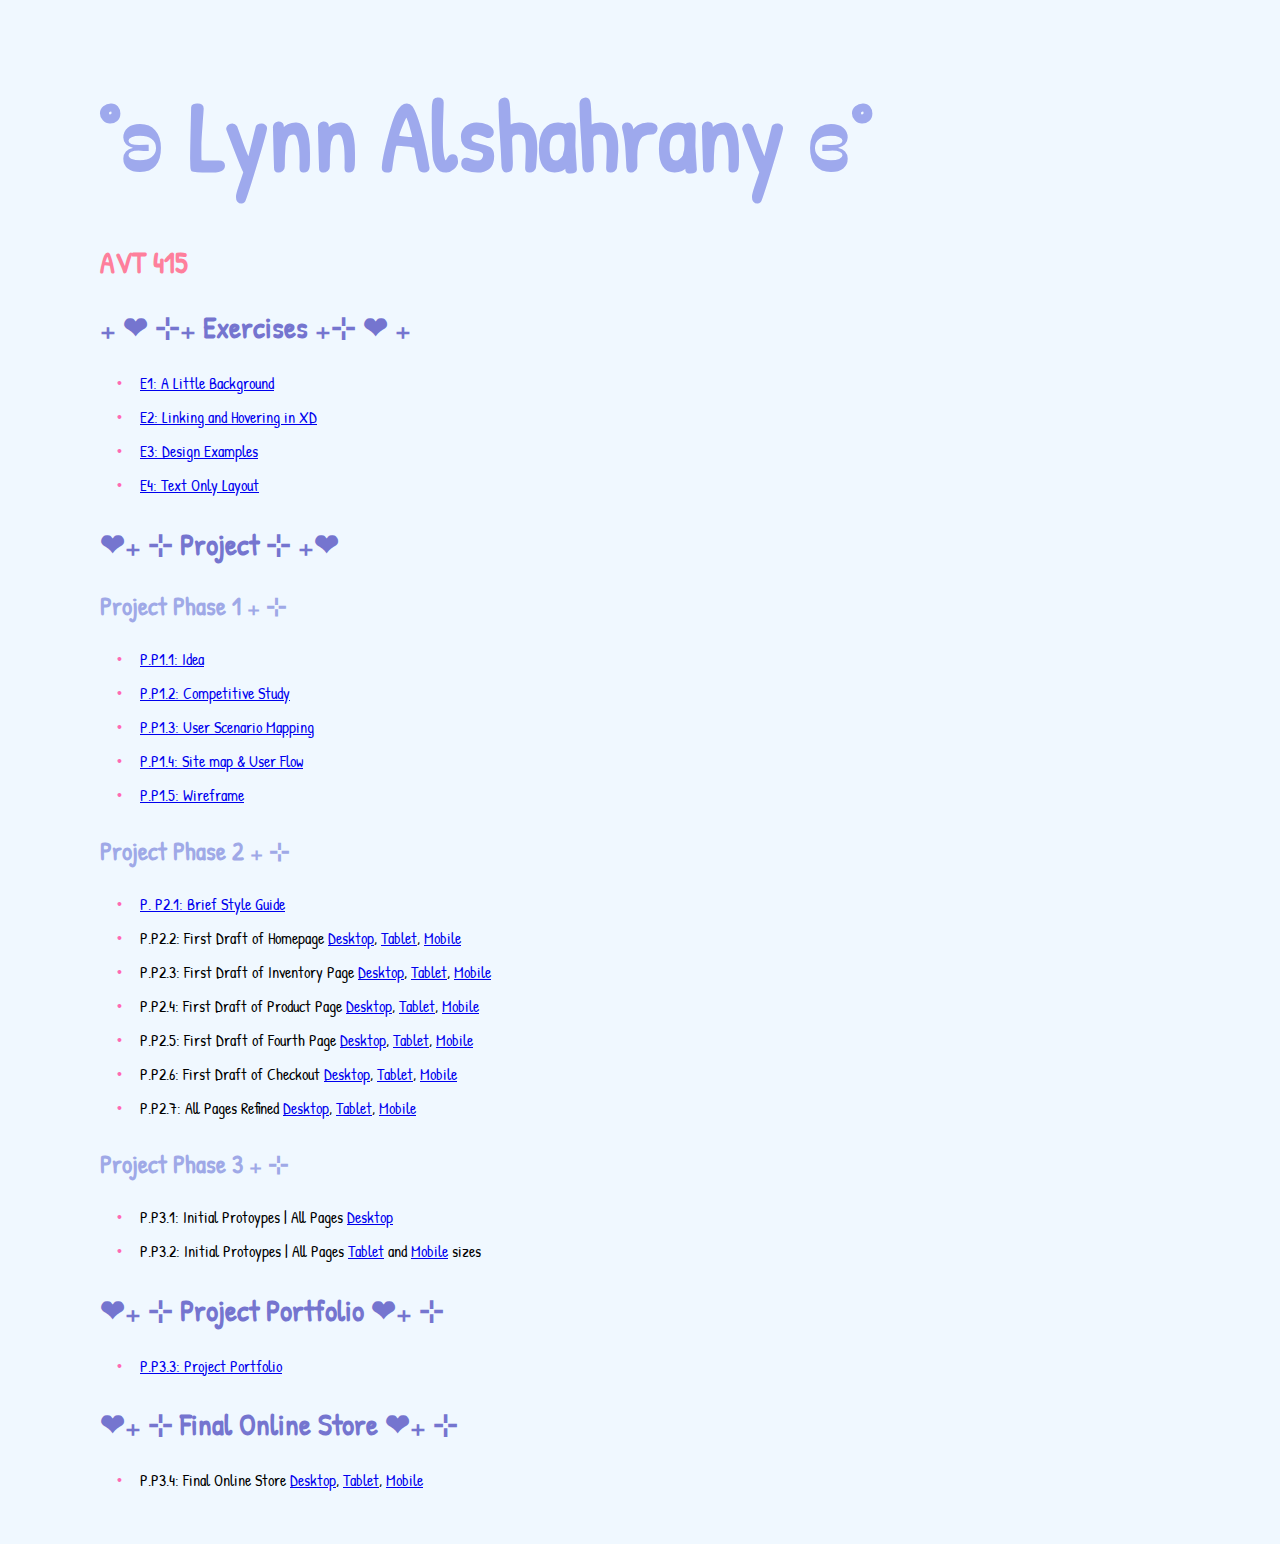
<file: index.html>
<!DOCTYPE html>
<html>
  <head>
    <meta charset="UTF-8">
    <title>˚ʚ♡ɞ˚Lynn Alshahrany's Coursework˚ʚ♡ɞ˚</title>
    <link rel="stylesheet" href="CSS/main.css">
    <style> @import url('https://fonts.googleapis.com/css2?family=Patrick+Hand&display=swap');</style>
  </head>
  <body>
    <h1>˚ʚ Lynn Alshahrany ɞ˚</h1>
    <h4>AVT 415</h4>
    <div class="column">
      <h2>₊ ❤︎ ⊹₊  Exercises ₊⊹ ❤︎ ₊</h2>
        <ul>
        <li><a href="https://xd.adobe.com/view/468c7e6d-1a99-4932-9b06-8b5b61f7ded1-13df/">E1: A Little Background</a></li>
        <li><a href="https://xd.adobe.com/view/67663361-a9a6-4d99-a499-e48057560995-3235/">E2: Linking and Hovering in XD</a></li>
        <li><a href="https://xd.adobe.com/view/bc52d9db-c896-4ac8-9441-dcddbe7e99cb-e901/">E3: Design Examples</a></li>
        <li><a href="E4/index.html">E4: Text Only Layout</a></li>
        </ul>
    </div>
    <div class="column">
      <h2>❤︎₊ ⊹ Project ⊹ ₊❤︎</h2>
      <h3>Project Phase 1 ₊ ⊹</h3>
        <ul>
        <li><a href="P1/index.html">P.P1.1: Idea</a></li>
        <li><a href="https://xd.adobe.com/view/3cd275d1-be1c-4667-b118-81075a6ab24d-6981/">P.P1.2: Competitive Study</a></li>
        <li><a href="P13/index.html">P.P1.3: User Scenario Mapping</a></li>
        <li><a href="https://xd.adobe.com/view/fe0960f9-38e1-4307-ade7-aa07ac62b0b8-ab5a/">P.P1.4: Site map & User Flow</a></li>
        <li><a href="https://xd.adobe.com/view/a3deb881-e57d-47a3-90a4-4ce166ce3664-f68d/">P.P1.5: Wireframe</a></li>
        </ul>
      <h3>Project Phase 2 ₊ ⊹ </h3>
        <ul>
        <li><a href="#">P. P2.1: Brief Style Guide</a></li>
        <li>P.P2.2: First Draft of Homepage <a href="https://xd.adobe.com/view/a08c52aa-c552-4749-bbc6-c8370acf029d-f5df/">Desktop</a>, <a href="https://xd.adobe.com/view/45979ea8-1e21-4388-ba25-a2e9b127e77a-10c4/"> Tablet</a>, <a href="https://xd.adobe.com/view/4cd7ca68-49a6-4a1c-86da-b35155382ad4-1984/"> Mobile</a></li>
        <li>P.P2.3: First Draft of Inventory Page <a href="https://xd.adobe.com/view/9acf1ce4-af10-4979-8ef0-e681aeccc737-cf9c/">Desktop</a>, <a href="https://xd.adobe.com/view/d8e4da73-9755-47de-ab1d-cb84e6bfe4aa-8db7/"> Tablet</a>, <a href="https://xd.adobe.com/view/d550608e-1e92-4b92-8df0-6c802b0f3bd8-8003/"> Mobile</a></li>
        <li>P.P2.4: First Draft of Product Page <a href="https://xd.adobe.com/view/5f56e4ef-dd04-4d77-bb20-c41bb69b1f37-0a05/">Desktop</a>, <a href="https://xd.adobe.com/view/bce73c5f-9c05-45b4-afd0-edd49e3533de-e9b4/"> Tablet</a>, <a href="https://xd.adobe.com/view/910722ad-83d5-4945-8e6d-bc19f202a870-c454/"> Mobile</a></li>
        <li>P.P2.5: First Draft of Fourth Page <a href="https://xd.adobe.com/view/329d7191-ca99-4764-810f-3678f7e23636-67ce/">Desktop</a>, <a href="https://xd.adobe.com/view/c428c8a3-7c57-4f51-86d2-a69f48922123-917b/"> Tablet</a>, <a href="https://xd.adobe.com/view/5c25828c-b88c-4bf1-9899-7b003d850d6b-0976/"> Mobile</a></li>
        <li>P.P2.6: First Draft of Checkout <a href="https://xd.adobe.com/view/18d112ba-6575-4db9-8914-6d1807418a04-4d82/">Desktop</a>, <a href="https://xd.adobe.com/view/a217325a-95c5-4324-9b5b-6b48acfe3f5b-f744/"> Tablet</a>, <a href="https://xd.adobe.com/view/7162186f-3a0a-4428-b84e-59e687921d9b-2431/"> Mobile</a></li>
        <li>P.P2.7: All Pages Refined <a href="https://xd.adobe.com/view/b67305be-9bdd-4458-9e33-4edb077126d2-e320/">Desktop</a>, <a href="https://xd.adobe.com/view/0de81825-6e9d-4b53-a8e3-cb34c8253a4c-58bb/"> Tablet</a>, <a href="https://xd.adobe.com/view/372fca06-f10f-4cae-85cd-5002ea3b371a-627c/"> Mobile</a></li>
        </ul>
      <h3>Project Phase 3 ₊ ⊹</h3>
        <ul>
        <li>P.P3.1: Initial Protoypes | All Pages <a href="https://xd.adobe.com/view/9559e564-2b54-40bd-871d-e91ccc0e6474-c00a/">Desktop</a></li>
        <li>P.P3.2: Initial Protoypes | All Pages <a href="https://xd.adobe.com/view/0ddd6caf-3766-4a13-8c74-3b21f531457e-588e/">Tablet</a> and <a href="https://xd.adobe.com/view/d9070c5e-77de-4281-bc56-9c43245045fb-8c54/">Mobile</a> sizes</li>
        </ul>
      <h2>❤︎₊ ⊹ Project Portfolio ❤︎₊ ⊹ </h2>
        <ul>
        <li><a href="https://xd.adobe.com/view/75c1d549-fd2f-41df-b993-8107edb811f1-2092/?fullscreen">P.P3.3: Project Portfolio</a></li>
        </ul>
      <h2>❤︎₊ ⊹ Final Online Store ❤︎₊ ⊹ </h2>
        <ul>
        <li>P.P3.4: Final Online Store <a href="https://xd.adobe.com/view/5640bc64-45fe-4af9-b1f2-67d325210dc6-0313/?fullscreen">Desktop</a>, <a href="https://xd.adobe.com/view/71e6126a-4d12-42f8-aaff-d306577286df-24b5/?fullscreen"> Tablet</a>, <a href="https://xd.adobe.com/view/2cd381d8-987b-4850-8902-8c0d36e474cf-7980/?fullscreen"> Mobile</a></li>
        </ul>
    </body>
</html>
</file>
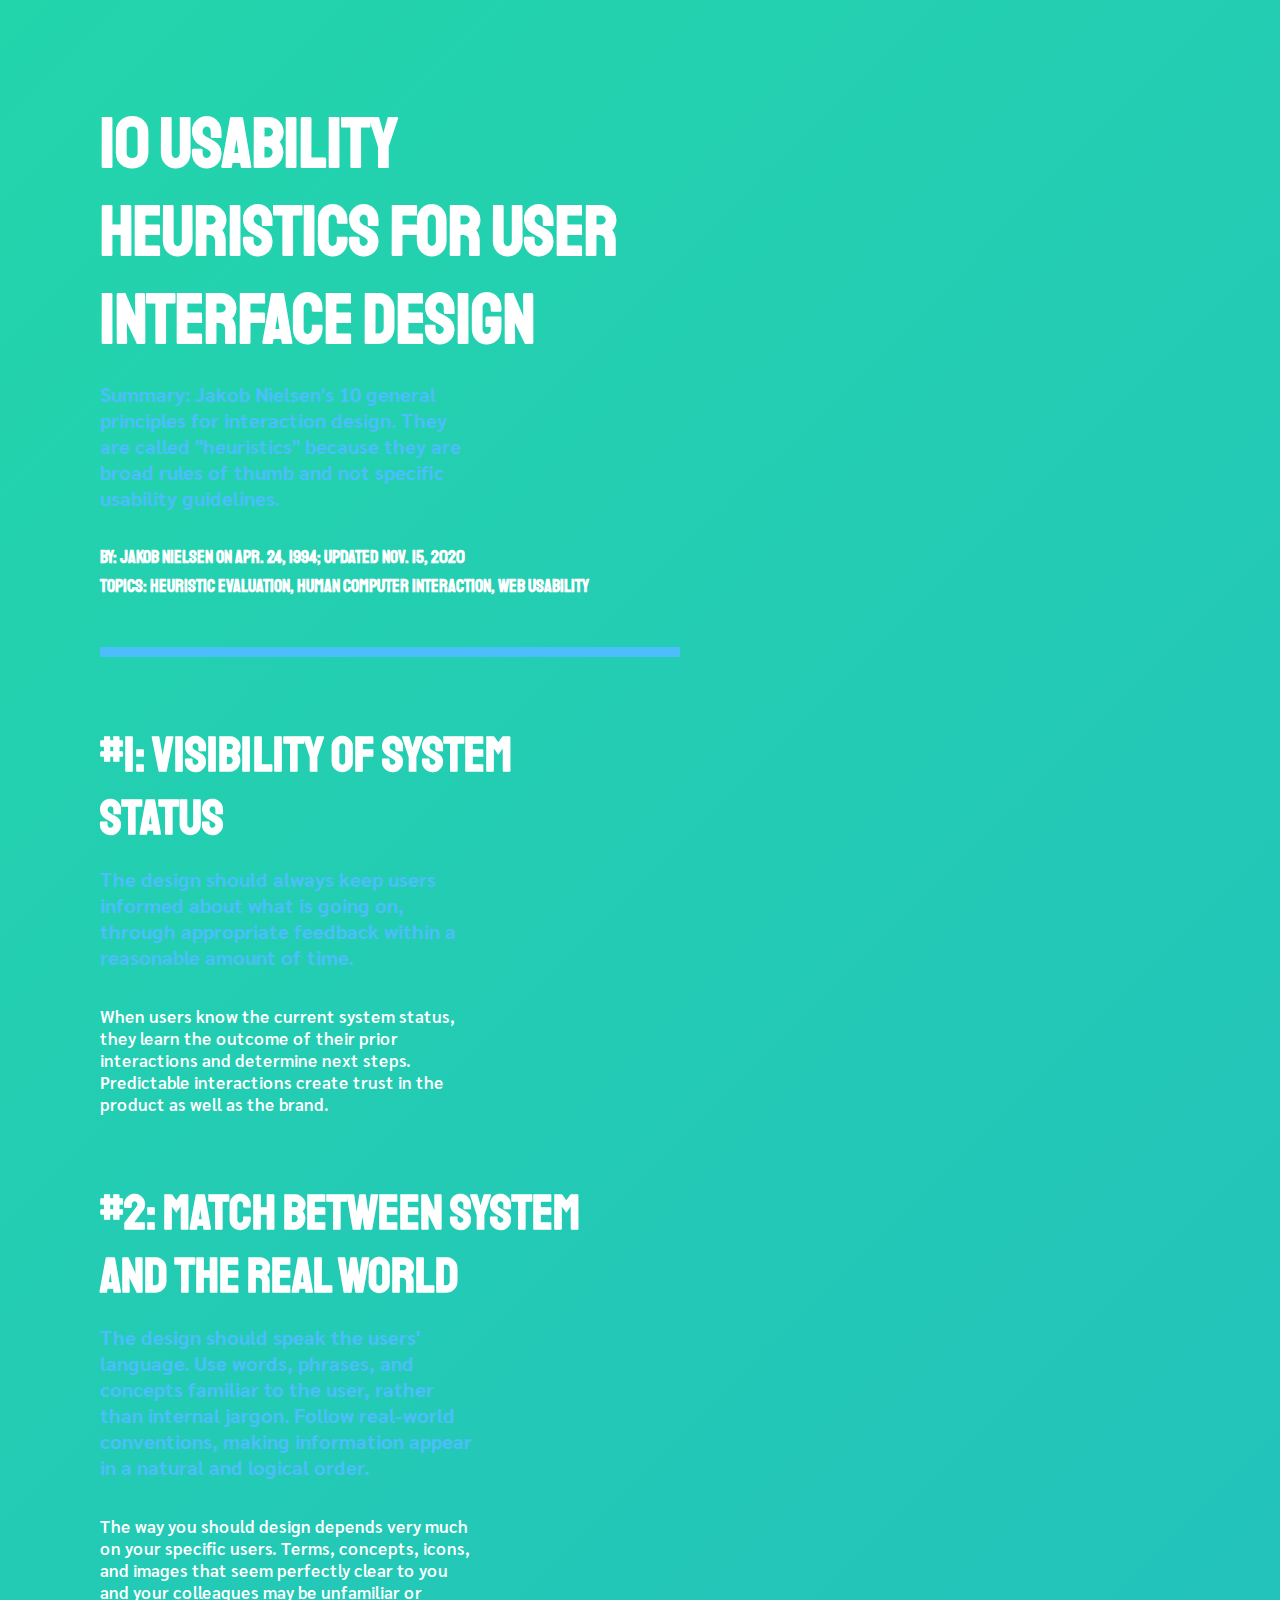
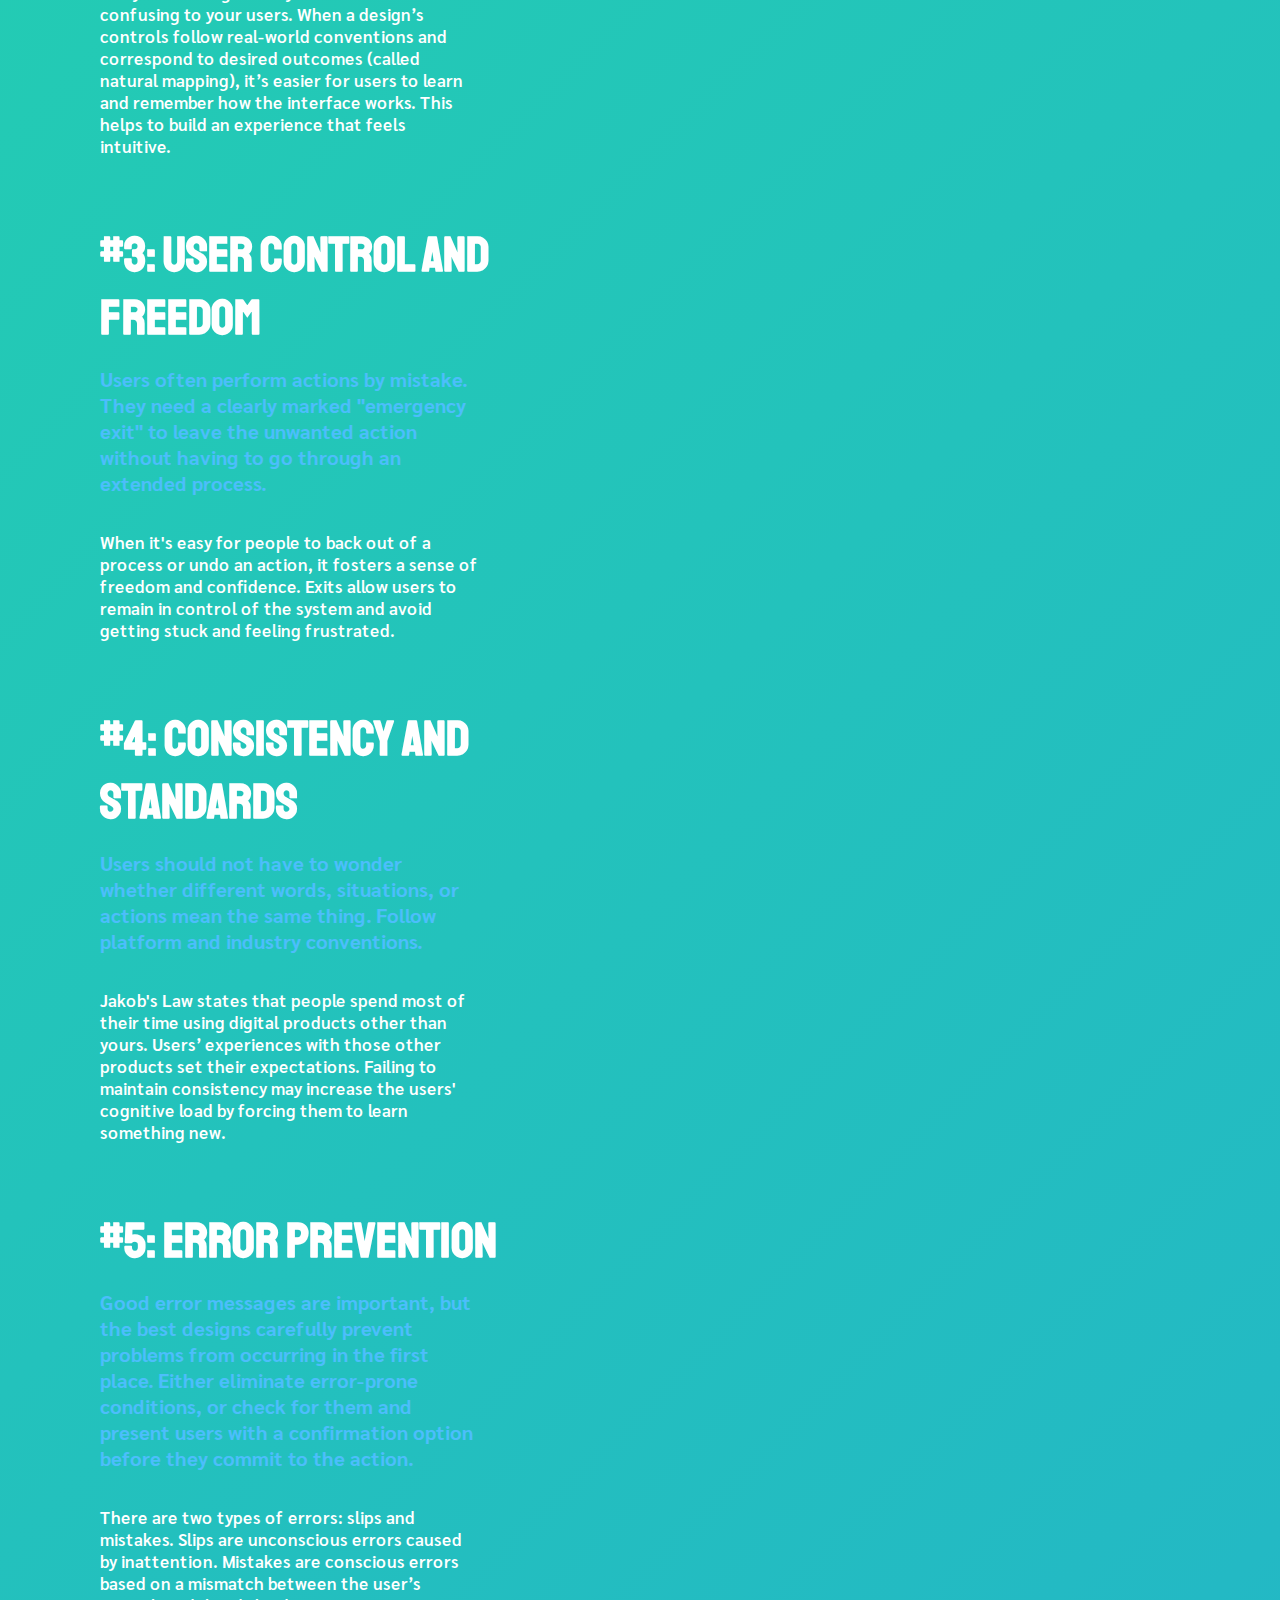
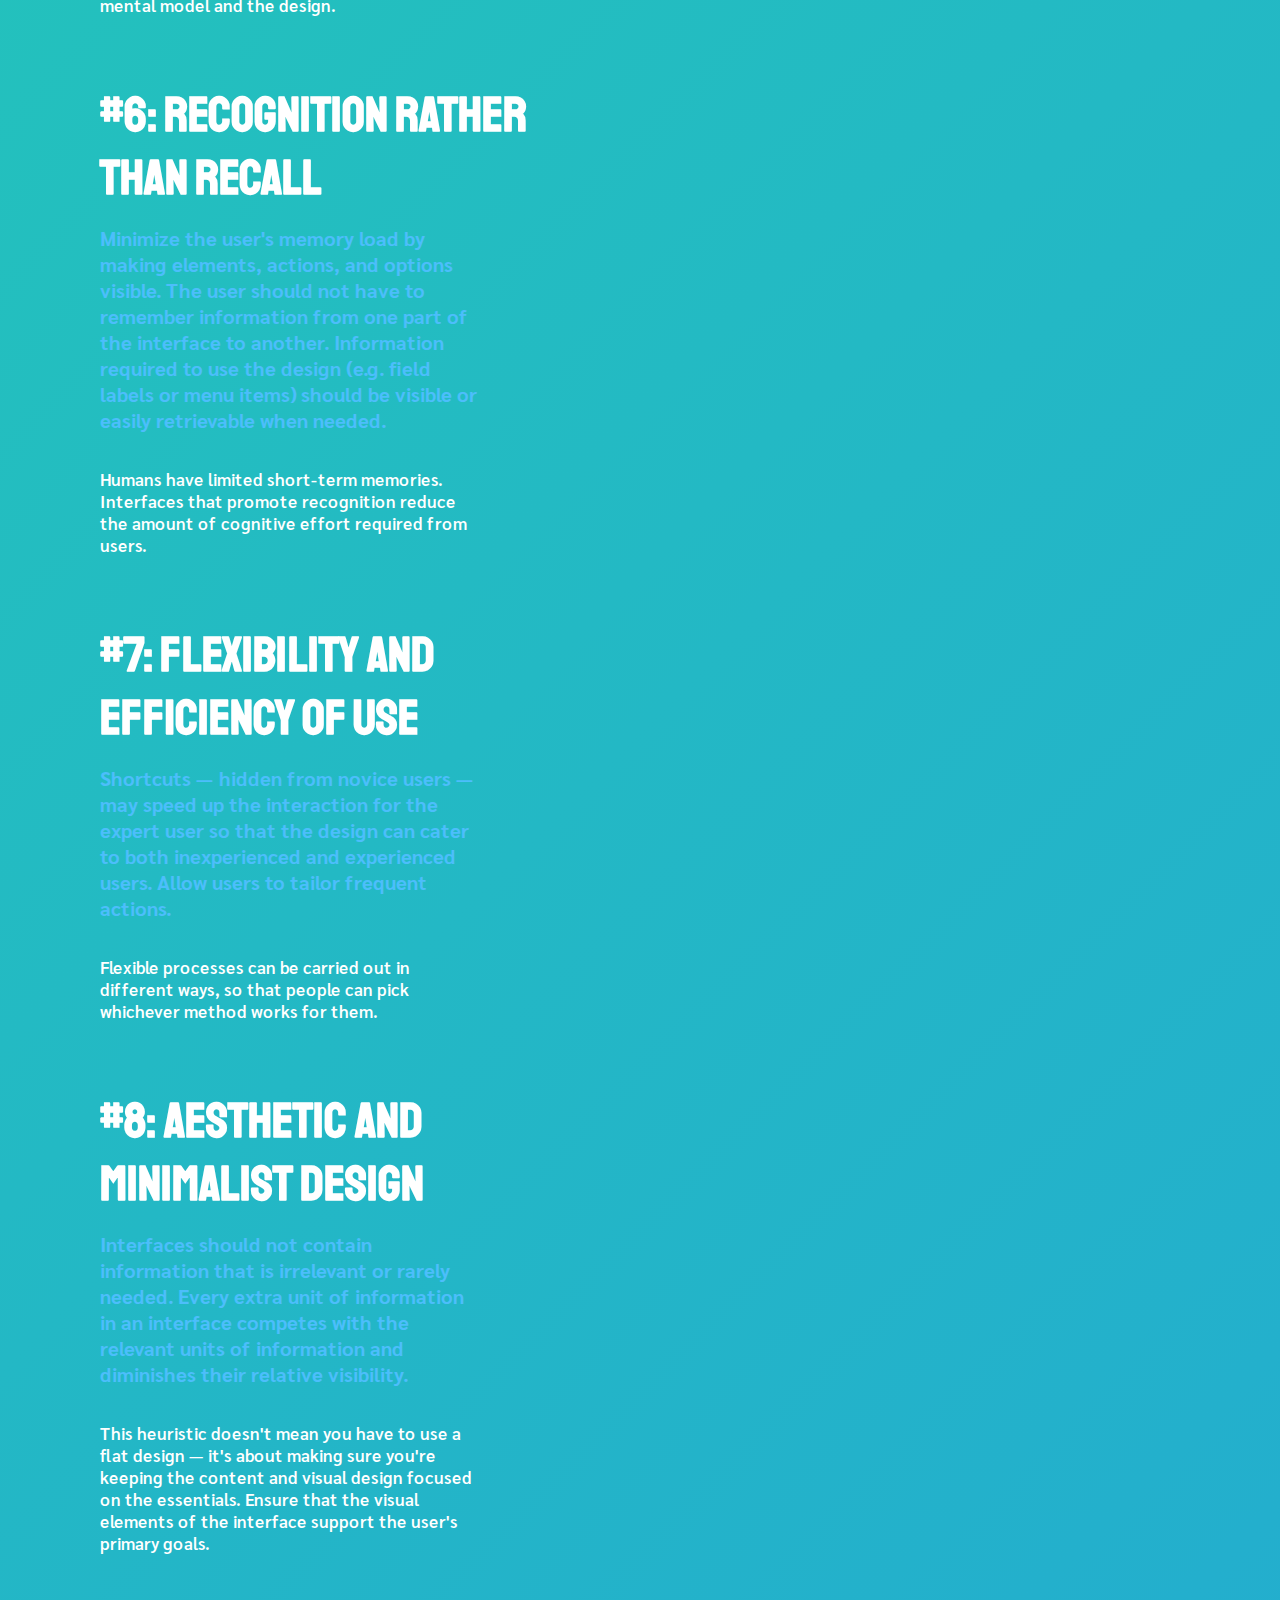
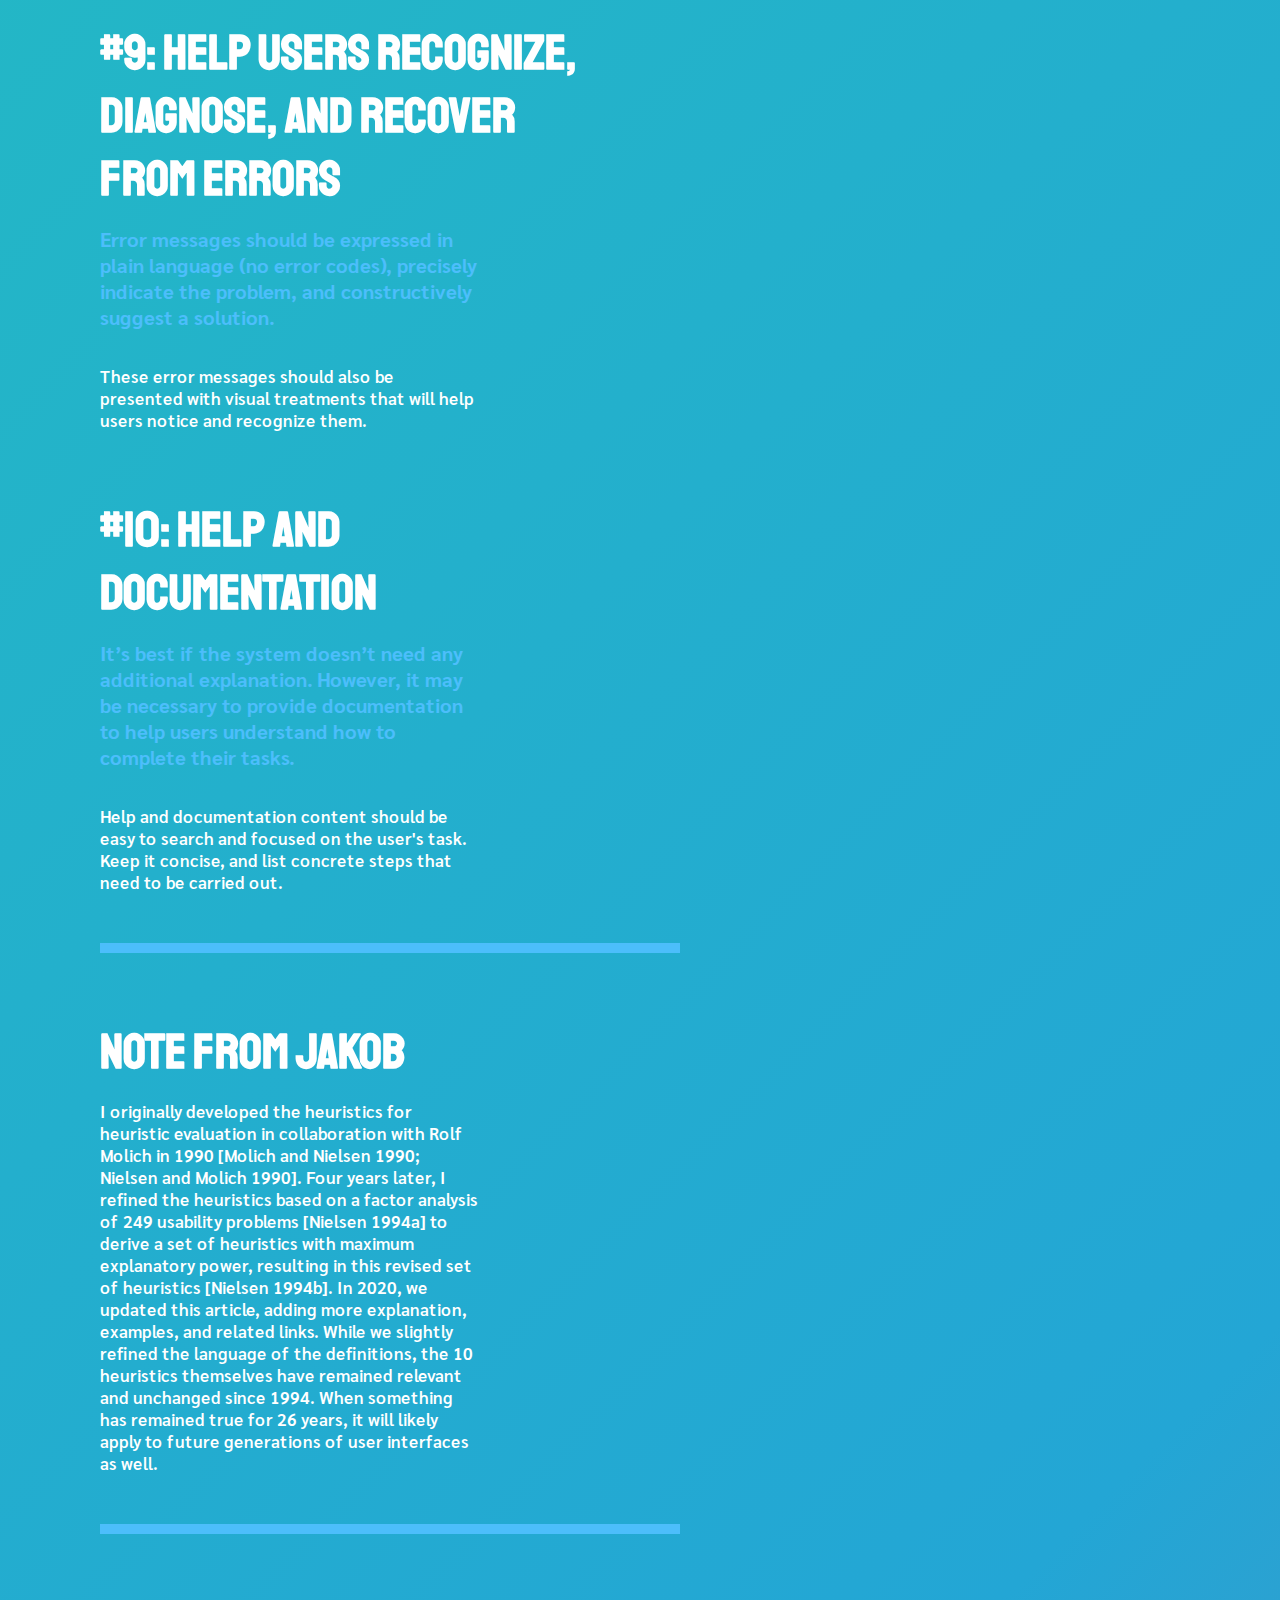
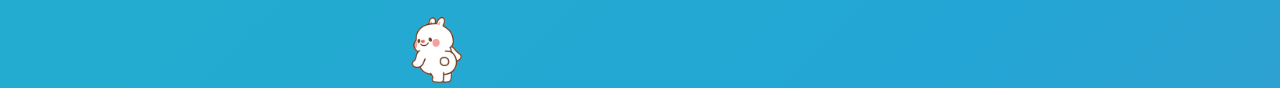
<file: E4/index.html>
<!DOCTYPE html>
<html>
  <head>
    <meta charset="UTF-8">
    <meta name="viewport" content="width=device-width, initial-scale=1.0">
    <title>˚ʚ♡ɞ˚10 Usability Heuristics for User Interface Design˚ʚ♡ɞ˚</title>
    <link rel="stylesheet" href="e4.css">
    <style>@import url('https://fonts.googleapis.com/css2?family=Sarabun:wght@400;500;600&display=swap&family=Staatliches&display=swap');</style>
  </head>
  <body>
    <h1>10 USABILITY HEURISTICS FOR USER INTERFACE DESIGN</h1>
    <h2>Summary: Jakob Nielsen's 10 general principles for interaction design. They are called "heuristics" because they are broad rules of thumb and not specific usability guidelines.</h2>
    <h3>By: Jakob Nielsen on Apr. 24, 1994; Updated Nov. 15, 2020</h3>
    <h6>Topics: Heuristic Evaluation,  Human Computer Interaction,  Web Usability</h6>
    <hr></hr>
    <h4>#1: Visibility of system status</h4>
    <h2>The design should always keep users informed about what is going on, through appropriate feedback within a reasonable amount of time.</h2>
    <p>When users know the current system status, they learn the outcome of their prior interactions and determine next steps. Predictable interactions create trust in the product as well as the brand.</p>
    <h4>#2: Match between system and the real world</h4>
    <h2>The design should speak the users' language. Use words, phrases, and concepts familiar to the user, rather than internal jargon. Follow real-world conventions, making information appear in a natural and logical order.</h2>
    <p>The way you should design depends very much on your specific users. Terms, concepts, icons, and images that seem perfectly clear to you and your colleagues may be unfamiliar or confusing to your users. When a design’s controls follow real-world conventions and correspond to desired outcomes (called natural mapping), it’s easier for users to learn and remember how the interface works. This helps to build an experience that feels intuitive.</p>
    <h4>#3: User control and freedom</h4>
    <h2>Users often perform actions by mistake. They need a clearly marked "emergency exit" to leave the unwanted action without having to go through an extended process.</h2>
    <p>When it's easy for people to back out of a process or undo an action, it fosters a sense of freedom and confidence. Exits allow users to remain in control of the system and avoid getting stuck and feeling frustrated.</p>
    <h4>#4: Consistency and standards</h4>
    <h2>Users should not have to wonder whether different words, situations, or actions mean the same thing. Follow platform and industry conventions.</h2>
    <p>Jakob's Law states that people spend most of their time using digital products other than yours. Users’ experiences with those other products set their expectations. Failing to maintain consistency may increase the users' cognitive load by forcing them to learn something new.</p>
    <h4>#5: Error prevention</h4>
    <h2>Good error messages are important, but the best designs carefully prevent problems from occurring in the first place. Either eliminate error-prone conditions, or check for them and present users with a confirmation option before they commit to the action.</h2>
    <p>There are two types of errors: slips and mistakes. Slips are unconscious errors caused by inattention. Mistakes are conscious errors based on a mismatch between the user’s mental model and the design.</p>
    <h4>#6: Recognition rather than recall</h4>
    <h2>Minimize the user's memory load by making elements, actions, and options visible. The user should not have to remember information from one part of the interface to another. Information required to use the design (e.g. field labels or menu items) should be visible or easily retrievable when needed.</h2>
    <p>Humans have limited short-term memories. Interfaces that promote recognition reduce the amount of cognitive effort required from users.</p>
    <h4>#7: Flexibility and efficiency of use</h4>
    <h2>Shortcuts — hidden from novice users — may speed up the interaction for the expert user so that the design can cater to both inexperienced and experienced users. Allow users to tailor frequent actions.</h2>
    <p>Flexible processes can be carried out in different ways, so that people can pick whichever method works for them.</p>
    <h4>#8: Aesthetic and minimalist design</h4>
    <h2>Interfaces should not contain information that is irrelevant or rarely needed. Every extra unit of information in an interface competes with the relevant units of information and diminishes their relative visibility.</h2>
    <p>This heuristic doesn't mean you have to use a flat design — it's about making sure you're keeping the content and visual design focused on the essentials. Ensure that the visual elements of the interface support the user's primary goals.</p>
    <h4>#9: Help users recognize, diagnose, and recover from errors</h4>
    <h2>Error messages should be expressed in plain language (no error codes), precisely indicate the problem, and constructively suggest a solution.</h2>
    <p>These error messages should also be presented with visual treatments that will help users notice and recognize them.</p>
    <h4>#10: Help and documentation</h4>
    <h2>It’s best if the system doesn’t need any additional explanation. However, it may be necessary to provide documentation to help users understand how to complete their tasks.</h2>
    <p>Help and documentation content should be easy to search and focused on the user's task. Keep it concise, and list concrete steps that need to be carried out.</p>
    <hr>
    <h4>Note From Jakob</h4>
    <p>I originally developed the heuristics for heuristic evaluation in collaboration with Rolf Molich in 1990 [Molich and Nielsen 1990; Nielsen and Molich 1990]. Four years later, I refined the heuristics based on a factor analysis of 249 usability problems [Nielsen 1994a] to derive a set of heuristics with maximum explanatory power, resulting in this revised set of heuristics [Nielsen 1994b]. In 2020, we updated this article, adding more explanation, examples, and related links. While we slightly refined the language of the definitions, the 10 heuristics themselves have remained relevant and unchanged since 1994. When something has remained true for 26 years, it will likely apply to future generations of user interfaces as well.</p>
    <hr>
    <svg>
    <img src="bootyshakecute.gif" height="70px" width="70px">
  </body>
</html>
</file>
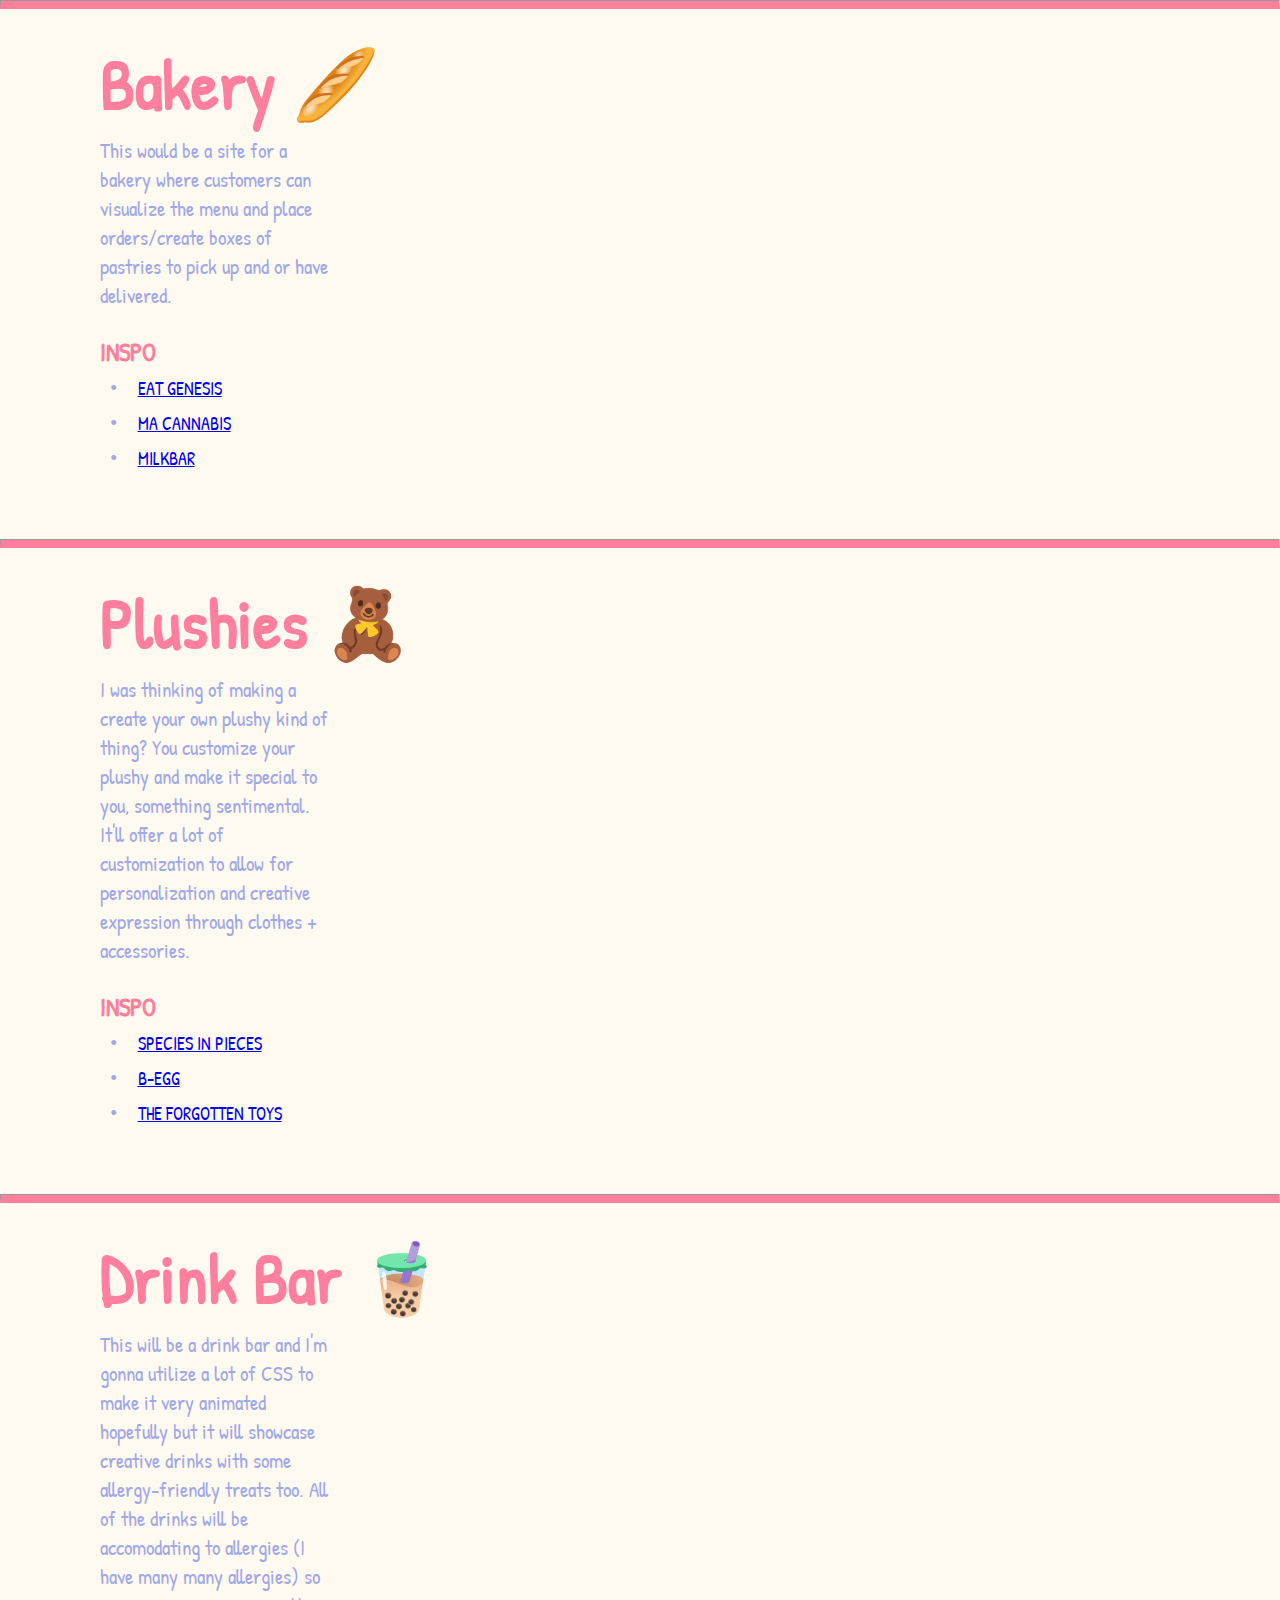
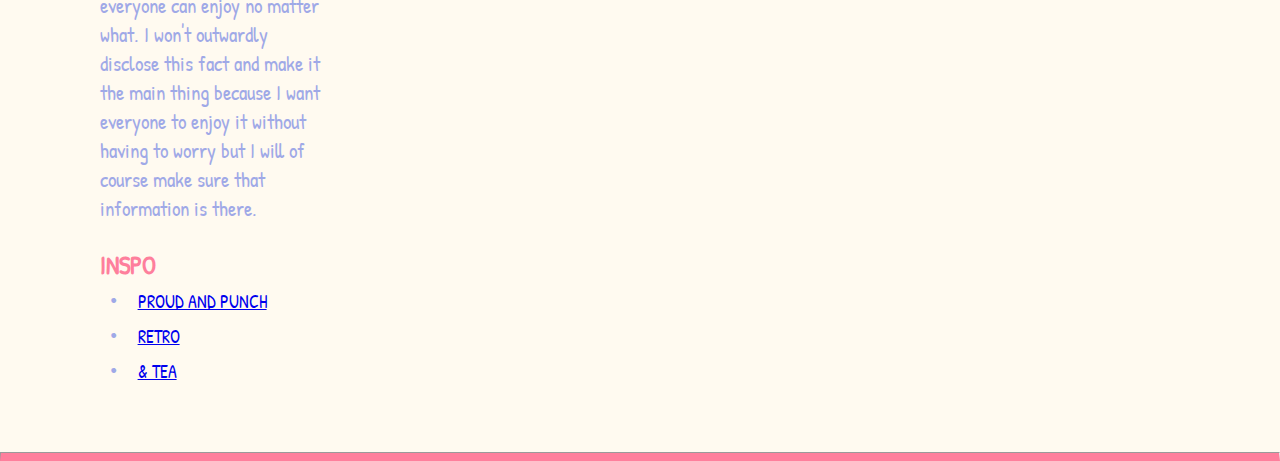
<file: P1/index.html>
<!DOCTYPE html>
<html>
  <head>
    <meta charset="UTF-8">
    <title>P1.1: Idea</title>
    <link rel="stylesheet" type="text/css" href="mow.css">
    <style> @import url('https://fonts.googleapis.com/css2?family=Patrick+Hand&display=swap');</style>
  </head>
  <body>
    <hr>
    <h1>Bakery 🥖 </h1>
    <p>This would be a site for a bakery where customers can visualize the menu and place orders/create boxes of pastries to pick up and or have delivered.</p>
    <h2>INSPO</h2>
      <ul><li>
      <a href="https://eatgenesis.com/">EAT GENESIS</a>
      </ul></li>
      <ul><li>
      <a href="https://matruecannabis.com/en/">MA CANNABIS</a>
      </ul></li>
      <ul><li>
      <a href="https://milkbarstore.com/">MILKBAR</a>
      </ul></li>
      <hr>
    <h1>Plushies 🧸 </h1>
    <p>I was thinking of making a create your own plushy kind of thing? You customize your plushy and make it special to you, something sentimental. It'll offer a lot of customization to allow for personalization and creative expression through clothes + accessories.</p>
    <h2>INSPO</h2>
      <ul><li>
      <a href="http://www.species-in-pieces.com/">SPECIES IN PIECES</a>
      </ul></li>
      <ul><li>
      <a href="https://www.b-egg.farm/">B-EGG</a>
      </ul></li>
      <ul><li>
      <a href="https://theforgottentoys.com/?v=7516fd43adaa">THE FORGOTTEN TOYS</a>
      </ul></li>
      <hr>
    <h1>Drink Bar 🧋 </h1>
    <p>This will be a drink bar and I'm gonna utilize a lot of CSS to make it very animated hopefully but it will showcase creative drinks with some allergy-friendly treats too. All of the drinks will be accomodating to allergies (I have many many allergies) so everyone can enjoy no matter what. I won't outwardly disclose this fact and make it the main thing because I want everyone to enjoy it without having to worry but I will of course make sure that information is there.</p>
    <h2>INSPO</h2>
      <ul><li>
      <a href="https://proudandpunch.com.au/product/coconuts-for-mango/">PROUD AND PUNCH</a>
      </ul></li>
      <ul><li>
      <a href="https://retro.wannathis.one/">RETRO</a>
      </ul></li>
      <ul><li>
      <a href="https://andtea.com/">& TEA</a>
      </ul></li>
      <hr>
  </body>
</html>
</file>
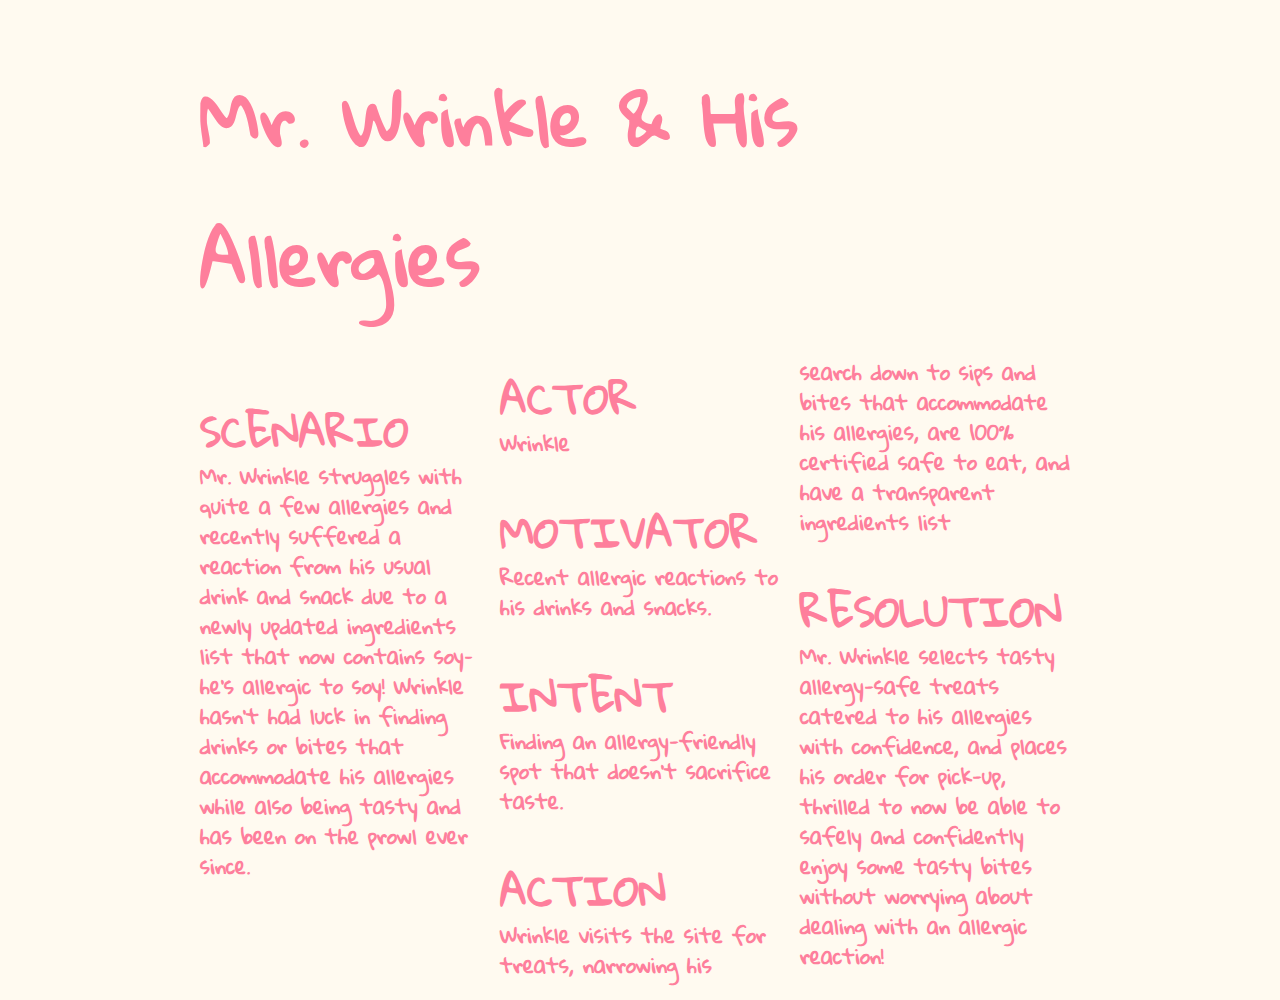
<file: P13/index.html>
<!DOCTYPE html>
<html>
  <head>
    <meta charset="UTF-8">
    <title>User Scenario & Mapping</title>
    <link rel="stylesheet" type="text/css" href="wrinkle.css">
    <style> @import url('https://fonts.googleapis.com/css2?family=Gloria+Hallelujah&display=swap');
    .newspaper {
      column-count: 3;
      column-gap: 20px;
      column-fill: balance;
    }
  </style>
  </head>
  <body>
    <h1>Mr. Wrinkle & His Allergies</h1>
    <div class="newspaper">
    <h2>SCENARIO</h2>
    <h3>Mr. Wrinkle struggles with quite a few allergies and recently suffered a reaction from his usual drink and snack due to a newly updated ingredients list that now contains soy–he’s allergic to soy! Wrinkle hasn’t had luck in finding drinks or bites that accommodate his allergies while also being tasty and has been on the prowl ever since.</h3>
    <h2>ACTOR</h2>
    <h3>Wrinkle</h3>
    <h2>MOTIVATOR</h2>
    <h3>Recent allergic reactions to his drinks and snacks.</h3>
    <h2>INTENT</h2>
    <h3>Finding an allergy-friendly spot that doesn't sacrifice taste.</h3>
    <h2>ACTION</h2>
    <h3>Wrinkle visits the site for treats, narrowing his search down to sips and bites that accommodate his allergies, are 100% certified safe to eat, and have a transparent ingredients list</h3>
    <h2>RESOLUTION</h2>
    <h3>Mr. Wrinkle selects tasty allergy-safe treats catered to his allergies with confidence, and places his order for pick-up, thrilled to now be able to safely and confidently enjoy some tasty bites without worrying about dealing with an allergic reaction!</h3>
  </div>
  </body>
</html>
</file>
<file: CSS/main.css>
body {
  background-color: #F0F8FF;
  font-family: 'Patrick Hand', cursive;
  margin-top: 50px;
  margin-bottom: 50px;
  margin-right: 100px;
  margin-left: 100px;
}
h1 {
  text-align: left;
  color: #9EA9ED;
  font-size: 100px;
  margin-bottom: 0;
}

h2 {
  text-align: left;
  color: #7575CF;
  font-size: 30px;
  margin-bottom: 0;
}

h3 {
  text-align: left;
  color: #9FA9E7;
  font-size: 25px;
  margin-bottom: 0;
}

h4 {
  text-align: left;
  color: #FE7F9C;
  font-size: 30px;
  margin-bottom: 0;
}

ul {
    list-style: none; /* Remove default bullets */
  }


ul li::before {
    content: "\2022";  /* Add content: \2022 is the CSS Code/unicode for a bullet */
    color: hotpink; /* Change the color */
    font-size: 25px;
    display: inline-block; /* Needed to add space between the bullet and the text */
    width: 1em; /* Also needed for space (tweak if needed) */
    margin-left: -1em; /* Also needed for space (tweak if needed) */
  }
}

a:visited {
  color: #5453A6;
}

a:hover {
  color: hotpink;
  font-style: italic;
}
</file>
<file: E4/e4.css>
body {
  font-family: 'Sarabun', sans-serif;
  margin-top: 100px;
  margin-bottom: 300px;
  margin-right: 100px;
  margin-left: 100px;
  background: linear-gradient(-45deg, #ee7752, #e73c7e, #23a6d5, #23d5ab);
	background-size: 400% 400%;
	animation: gradient 15s ease infinite;
	height: 430vh;
}

@keyframes gradient {
	0% {
		background-position: 0% 50%;
	}
	50% {
		background-position: 100% 50%;
	}
	100% {
		background-position: 0% 50%;
	}
}

hr {
  border: 5px solid #4CBEFB;
  margin-top: 50px;
  margin-bottom: 0px;
  margin-right: 500px;
  margin-left: 0px;
}

h1 {
  text-align: left;
  color: #FFFF;
  font-family: 'Staatliches', cursive;
  font-size: 70px;
  margin-right: 500px;
  margin-bottom: 0px;
  font-weight: 600px;
}

h2 {
  text-align: left;
  color: #4CBEFB;
  font-size: 20px;
  margin-right: 700px;
  margin-bottom: 35px;
  font-weight: 600px;
}

h3 {
  text-align: left;
  color: #FFFF;
  font-family: 'Staatliches', cursive;
  font-size: 18px;
  margin-bottom: -35px;
  font-weight: 400px;
}

h4 {
  text-align: left;
  color: #FFFF;
  font-family: 'Staatliches', cursive;
  font-size: 50px;
  margin-bottom: 0;
  margin-right: 600px;
  animation: 3s infinite alternate slidein;
}

h6 {
  text-align: left;
  color: #FFFF;
  font-size: 18px;
  margin-bottom: 50px;
  font-family: 'Staatliches', cursive;
  font-weight: 400px;
}

p {
  text-align: left;
  color: #FFFF;
  font-size: 17px;
  font-weight: 600;
  margin-right: 700px;
  margin-bottom: 60;
}

ul {
    list-style: none; /* Remove default bullets */
  }


ul li::before {
    content: "\2022";  /* Add content: \2022 is the CSS Code/unicode for a bullet */
    color: hotpink; /* Change the color */
    font-size: 25px;
    display: inline-block; /* Needed to add space between the bullet and the text */
    width: 1em; /* Also needed for space (tweak if needed) */
    margin-left: -1em; /* Also needed for space (tweak if needed) */
  }
}

a:visited {
  color: #5453A6;
}

a:hover {
  color: hotpink;
  font-style: italic;
}
</file>
<file: P1/mow.css>
body {
  background-color: floralwhite;
  font-family: 'Patrick Hand', cursive;
  margin-top: -75px;
  margin-bottom: 0px;
  margin-right: 100px;
  margin-left: 100px;
}
h1 {
  text-align: left;
  color: #FE7F9C;
  font-size: 70px;
  margin-bottom: 2px;
}

h2 {
  text-align: left;
  color: #FE7F9C;
  font-size: 25px;
  margin-bottom: -10px;
}

h3 {
  text-align: left;
  color: lightpink;
  font-size: 20px;
  margin-bottom: 0;
}

p {
  text-align: left;
  color: #9FA9E7;
  font-size: 21px;
  margin-top: 5px;
  margin-bottom: 25px;
  margin-right: 850px;
}

a:hover {
  color: #9FA9E7;
  font-style: italic;
}


ul {
    color: lightpink;
    list-style: none;
    font-size: 18px;
    margin-top: 20px;
    margin-bottom: 15px;
    line-height: 10px;
  }


ul li::before {
    content: "\2022";  /* Add content: \2022 is the CSS Code/unicode for a bullet */
    color: #9FA9E7; /* Change the color */
    font-size: 32px;
    display: inline-block; /* Needed to add space between the bullet and the text */
    width: 0.8em; /* Also needed for space (tweak if needed) */
    margin-left: -1em; /* Also needed for space (tweak if needed) */
  }

  hr {
    border-bottom: 8px solid #FE7F9C;
    margin-top: 75px;
    margin-bottom: -20px;
    margin-right: -100px;
    margin-left: -100px;
  }
</file>
<file: P13/wrinkle.css>
body {
  background-color: floralwhite;
  font-family: 'Gloria Hallelujah', cursive;
  margin-top: 20px;
  margin-bottom: 20px;
  margin-right: 200px;
  margin-left: 200px;
}

h1 {
  text-align: left;
  color: #FE7F9C;
  font-size: 70px;
  margin-bottom: 30px;
}

h2 {
  text-align: left;
  color: #FE7F9C;
  font-size: 40px;
  margin-bottom: -30px;
}

h3 {
  text-align: left;
  color: #FE7F9C;
  font-size: 20px;
  margin-bottom: 5px;
  line-height: 30px;
}
</file>
